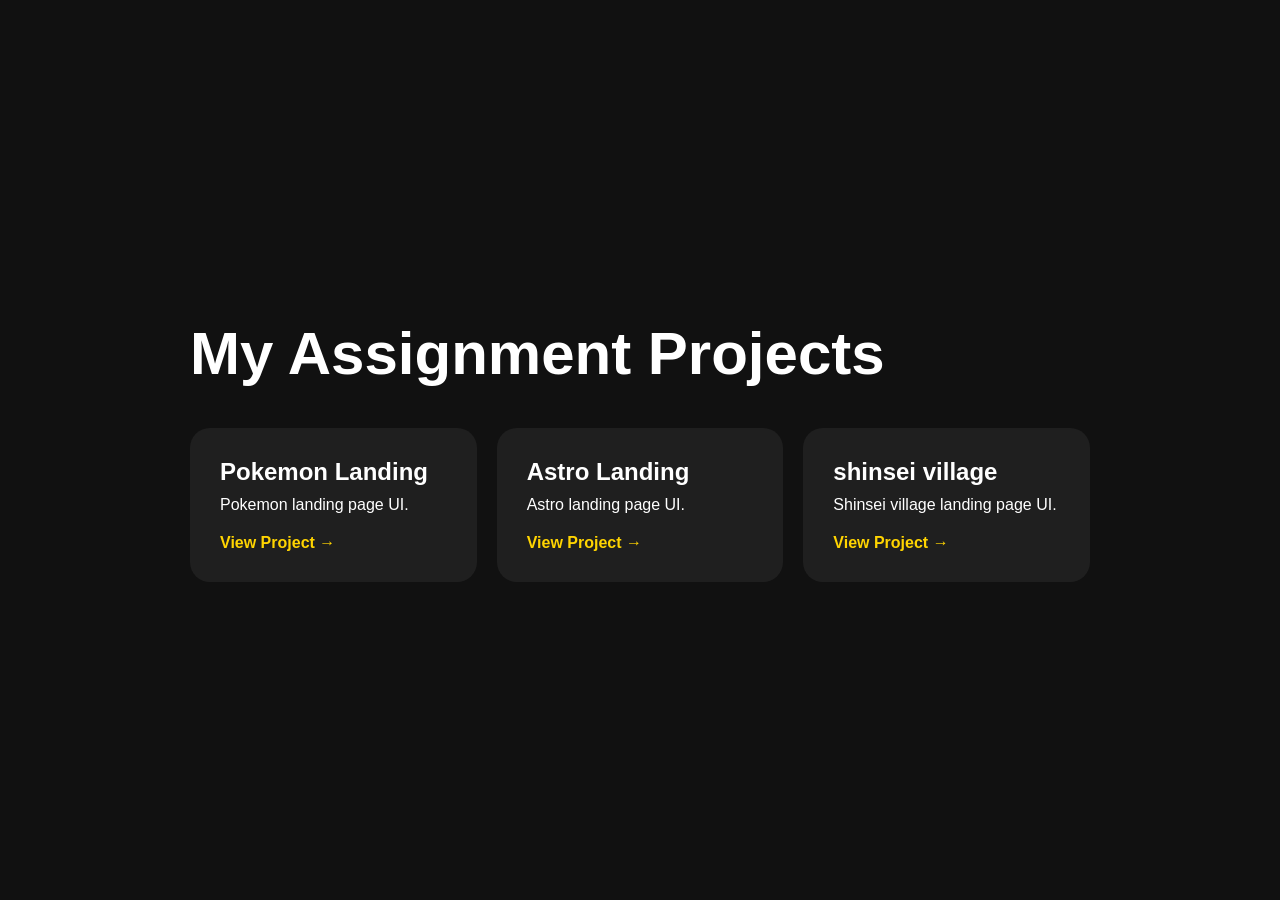
<file: index.html>
<!DOCTYPE html>
<html lang="en">
<head>
  <meta charset="UTF-8" />
  <meta name="viewport" content="width=device-width, initial-scale=1.0"/>

  <title>Assignment Showcase</title>

  <style>
    *{
      margin:0;
      padding:0;
      box-sizing:border-box;
      font-family:Arial, sans-serif;
    }

    body{
      min-height:100vh;
      background:#111;
      color:#fff;
      display:flex;
      justify-content:center;
      align-items:center;
      padding:40px;
    }

    .container{
      width:100%;
      max-width:900px;
    }

    h1{
      font-size:60px;
      margin-bottom:40px;
    }

    .projects{
      display:grid;
      grid-template-columns:repeat(auto-fit, minmax(250px,1fr));
      gap:20px;
    }

    .card{
      background:#1f1f1f;
      padding:30px;
      border-radius:20px;
      transition:0.3s;
    }

    .card:hover{
      transform:translateY(-5px);
    }

    .card h2{
      margin-bottom:10px;
    }

    .card a{
      display:inline-block;
      margin-top:20px;
      text-decoration:none;
      color:#ffd400;
      font-weight:bold;
    }
  </style>
</head>

<body>

  <div class="container">

    <h1>My Assignment Projects</h1>

    <div class="projects">

      <div class="card">
        <h2>Pokemon Landing</h2>

        <p>
        Pokemon landing page UI.
        </p>

        <a href="./AssignmentOne/index.html">
          View Project →
        </a>
      </div>

      <div class="card">
        <h2>Astro Landing</h2>

        <p>
        Astro landing page UI.
        </p>

        <a href="./AssignmentTwo/index.html">
          View Project →
        </a>
      </div>
      <div class="card">
        <h2>shinsei village</h2>

        <p>
        Shinsei village landing page UI.
        </p>

        <a href="./AssignmentThree/index.html">
          View Project →
        </a>
      </div>

    </div>

  </div>

</body>
</html>
</file>
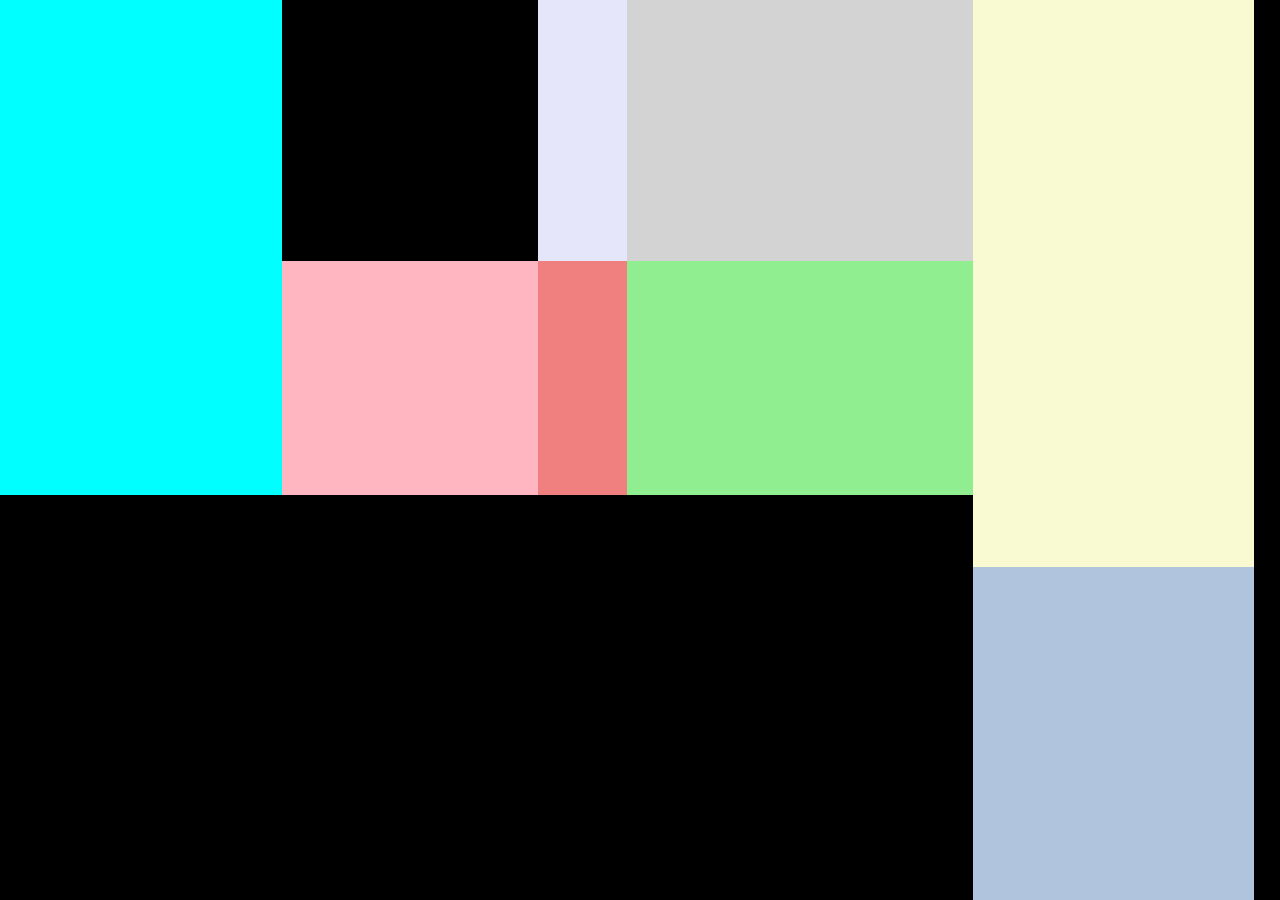
<file: AssignmentFour/index.html>
<!DOCTYPE html>
<html lang="en">
<head>
    <meta charset="UTF-8">
    <meta name="viewport" content="width=device-width, initial-scale=1.0">
    <title>Brand of Designing</title>
    <link rel="stylesheet" href="../AssignmentFour/css/style.css">
</head>
<body>
    <main>
        <div class="left-top"></div>
        <div class="left-bottom"></div>

        <div class="top-center1"></div>
        <div class="top-center2"></div>

        <div class="center"></div>

        <div class="bottom-center1"></div>
        <div class="bottom-center2"></div>

        <div class="right-top"></div>
        <div class="right-bottom"></div>

    </main>
</body>
</html>
</file>
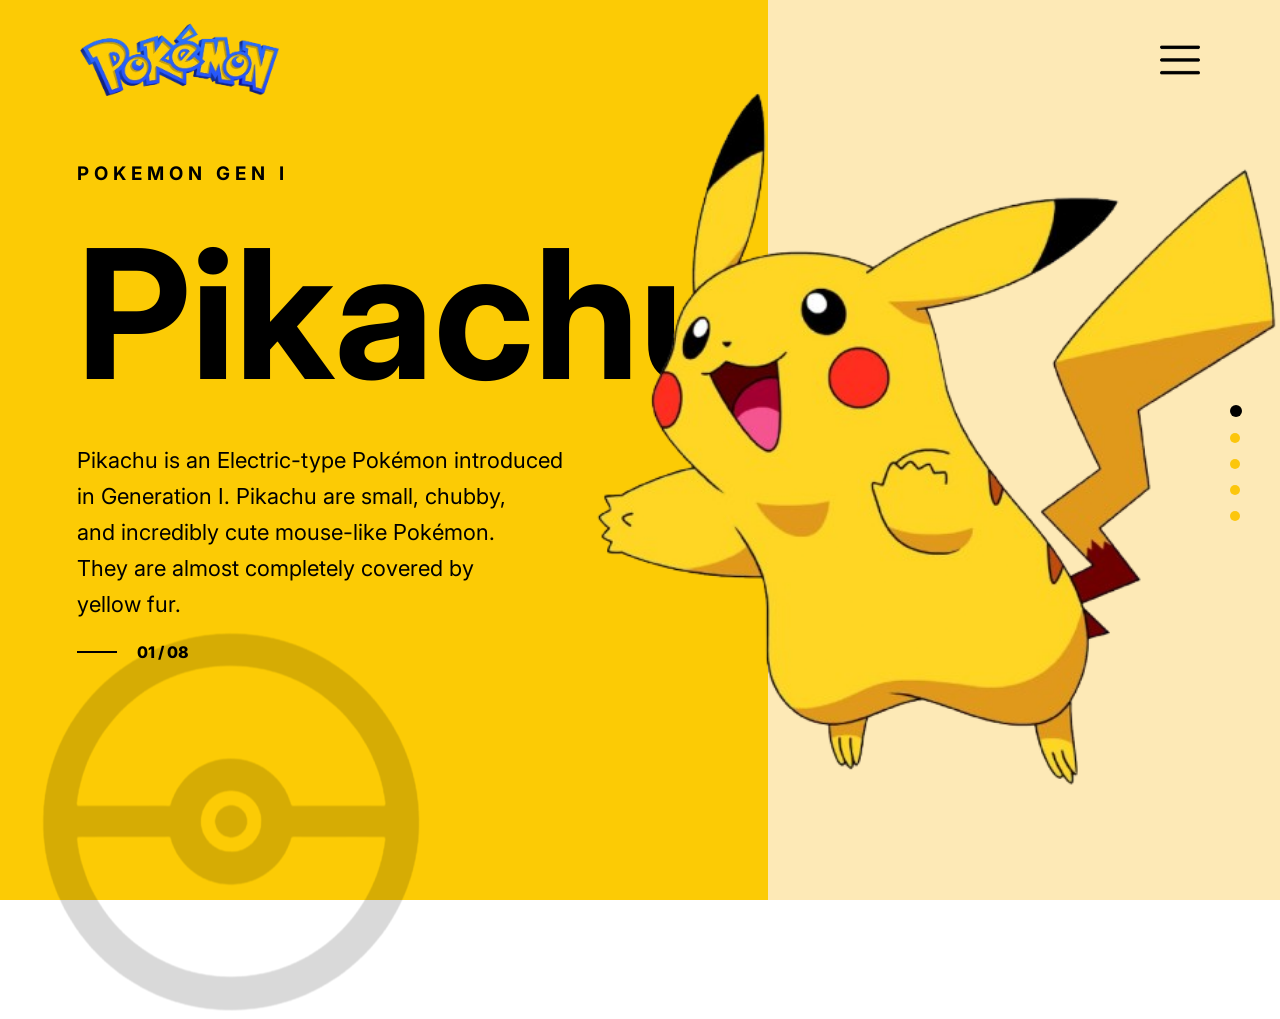
<file: AssignmentOne/index.html>
<!doctype html>
<html lang="en">
  <head>
    <meta charset="UTF-8" />
    <meta name="viewport" content="width=device-width, initial-scale=1.0" />
    <title>Pikachu Landing Page</title>
   
    <link rel="stylesheet" href="./css/style.css" />
  </head>
  <body>
    <div class="back">
      <div class="yellow-bg"></div>
      <div class="skin-bg"></div>
    </div>

    <div class="nav">
      <img src="./assets/logo.png" alt="Logo Img" class="logo-img" />
      <img src="./assets/menu.png" alt="Menu Img" class="menu-img" />
    </div>

    <div class="content">
      <h3>POKEMON GEN I</h3>
      <h1>Pikachu</h1>
      <p>
        Pikachu is an Electric-type Pokémon introduced<br />in Generation I.
        Pikachu are small, chubby,<br />and incredibly cute mouse-like
        Pokémon.<br />They are almost completely covered by<br />yellow fur.
      </p>
      <div class="bottom">
        <div class="line"></div>
        <span>01 / 08</span>
      </div>
    </div>

    <img src="./assets/pikaachu.png" alt="Pikachu Img" class="pikachu-img" />

    <div class="section-dots">
      <div class="dot"></div>
      <div class="dot"></div>
      <div class="dot"></div>
      <div class="dot"></div>
      <div class="dot"></div>
    </div>

    <img src="./assets/poki-ball.png" alt="Poki-Ball Img" class="pokiball" />
  </body>
</html>
</file>
<file: AssignmentFour/css/style.css>
*{
    box-sizing: border-box;
    margin: 0;
    padding: 0;
}

html,body{
    height: 100%;
    width: 100%;
}

main{
    height: 100%;
    width: 100%;
    background-color: black;
    display: grid;

    grid-template-columns: 22% 20% 7% 27% 22% ;
    grid-template-rows: 29% 26% 8% 17% 20%;

    grid-template-areas: 
    "left-top top-center1 top-center1 top-center2 right-top"
    "left-top top-center1 top-center1 top-center2 right-top"
    "left-bottom center center center right-top"
    "left-bottom center center center right-bottom" 
    "left-bottom bottom-center1 bottom-center2 bottom-center2 right-bottom"
    ;
}

.left-top{
    background-color: aqua;
    grid-area: left-top;
}

.bottom-left{
    grid-area: left-bottom;
    background-color:antiquewhite;
}

.center{
    background-color: lightpink;
}

.top-center1{
    background-color: lavender;
}

.top-center2{
    background-color: lightgray;
}

.bottom-center1{
    background-color: lightcoral;
}

.bottom-center2{
    background-color: lightgreen;
}

.right-top{
    grid-area: right-top;
    background-color: lightgoldenrodyellow;
}

.right-bottom{
    grid-area: right-bottom;
    background-color: lightsteelblue;
}
</file>
<file: AssignmentOne/css/style.css>
@import url("https://fonts.googleapis.com/css2?family=Inter:ital,opsz,wght@0,14..32,100..900;1,14..32,100..900&family=Poppins:ital,wght@0,100;0,200;0,300;0,400;0,500;0,600;0,700;0,800;0,900;1,100;1,200;1,300;1,400;1,500;1,600;1,700;1,800;1,900&display=swap");

* {
  margin: 0;
  padding: 0;
  box-sizing: border-box;
}

body,
html {
  height: 100%;
  width: 100%;
  overflow: hidden;
}

.back {
  width: 100%;
  height: 100%;
  display: flex;
  position: fixed;
  z-index: -1;
}

.yellow-bg {
  background-color: #fccb05;
  height: 100%;
  width: 60%;
}

.skin-bg {
  background-color: #fde9b6;
  height: 100%;
  width: 40%;
}

.logo-img {
  height: 120px;
  padding: 20px 80px;
}

.menu-img {
  height: 80px;
  padding: 20px 80px;
}

.nav {
  display: flex;
  justify-content: space-between;
  align-items: center;
  position: fixed;
  top: 0;
  width: 100%;
}

.content {
  width: 40%;
  display: flex;
  flex-direction: column;
  gap: 20px;
  position: absolute;
  top: 18%;
  left: 6%;
}

.content h3 {
  font-family: "Inter", sans-serif;
  font-weight: 700;
  letter-spacing: 5px;
}

.content h1 {
  font-family: "Inter", sans-serif;
  font-size: 180px;
}

.content p {
  font-family: "Inter", sans-serif;
  font-size: 22px;
  line-height: 36px;
}

.bottom {
  display: flex;
  align-items: center;
  gap: 20px;
}

.line {
  width: 40px;
  height: 2px;
  background-color: black;
}

.bottom span {
  font-family: "Inter", sans-serif;
  font-weight: 800;
}

.pikachu-img {
  position: absolute;
  top: 10%;
  left: 46%;
  width: 700px;
}

.section-dots {
  display: flex;
  flex-direction: column;
  justify-content: center;
  gap: 16px;
  position: absolute;
  top: 45%;
  right: 3%;
}

.dot {
  height: 10px;
  width: 10px;
  border-radius: 50%;
  background-color: #fcc60c;
}

.dot:first-child {
  height: 12px;
  width: 12px;
  background-color: #000000;
}

.pokiball {
  opacity: 0.15;
  filter: brightness(0);
  position: absolute;
  bottom: 0%;
  left: 3%;
  transform: translate(0%, 30%);
}
</file>
